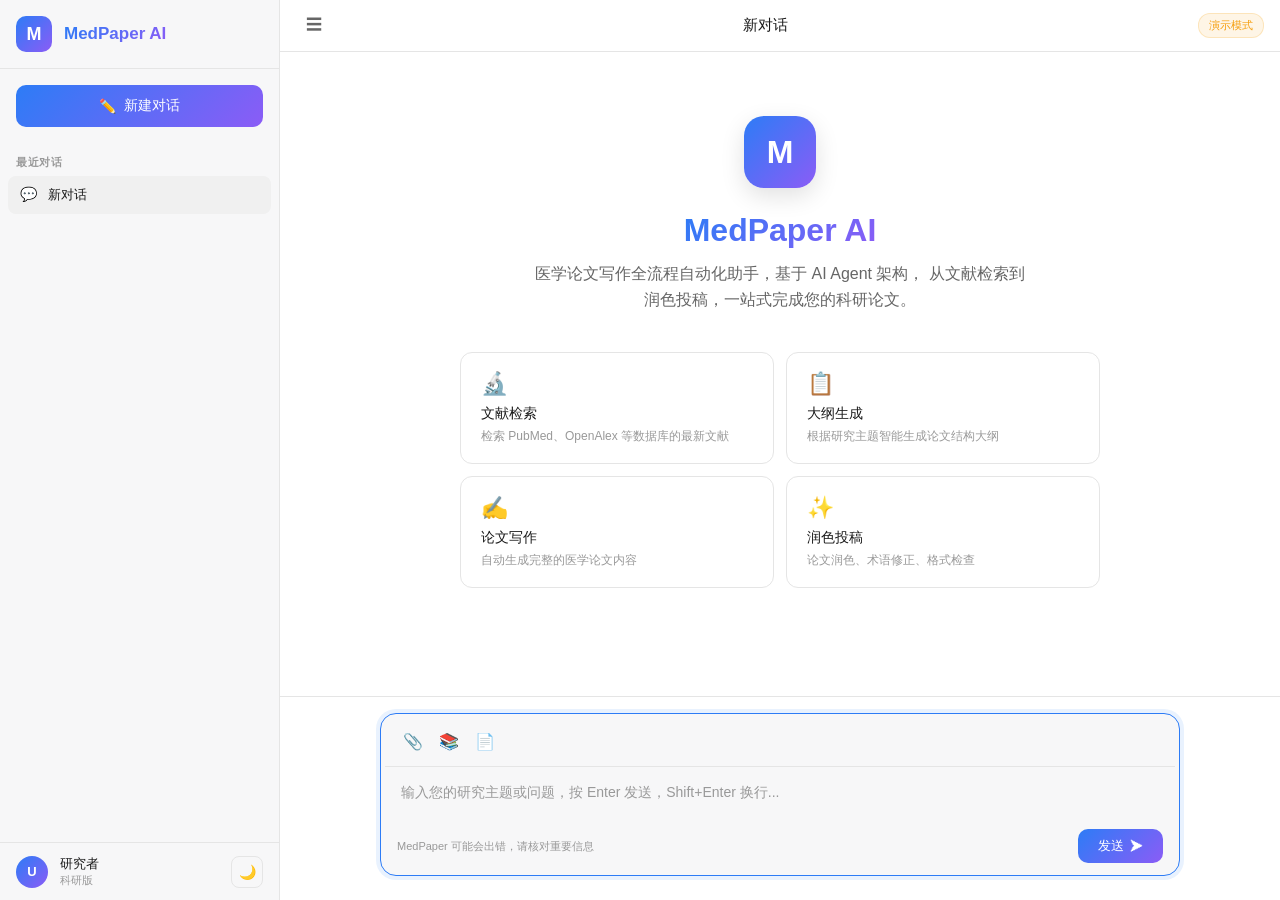
<file: pages/index.html>
<!DOCTYPE html>
<html lang="zh-CN">
<head>
    <meta charset="UTF-8">
    <meta name="viewport" content="width=device-width, initial-scale=1.0">
    <title>MedPaper AI - 医学论文写作全流程自动化</title>
    <style>
        * { margin: 0; padding: 0; box-sizing: border-box; }
        
        :root {
            --bg-primary: #ffffff;
            --bg-secondary: #f7f7f8;
            --bg-tertiary: #f0f0f0;
            --bg-card: #ffffff;
            --bg-hover: #f0f0f0;
            --border-color: #e5e5e5;
            --border-light: #eeeeee;
            --text-primary: #1a1a1a;
            --text-secondary: #666666;
            --text-tertiary: #999999;
            --accent-blue: #2d7cf6;
            --accent-purple: #8b5cf6;
            --accent-green: #10b981;
            --accent-orange: #f59e0b;
            --accent-red: #ef4444;
            --gradient-primary: linear-gradient(135deg, #2d7cf6 0%, #8b5cf6 100%);
            --shadow-sm: 0 1px 2px rgba(0,0,0,0.05);
            --shadow-md: 0 4px 12px rgba(0,0,0,0.08);
            --shadow-lg: 0 8px 24px rgba(0,0,0,0.12);
        }

        [data-theme="dark"] {
            --bg-primary: #0f0f0f;
            --bg-secondary: #171717;
            --bg-tertiary: #1f1f1f;
            --bg-card: #1a1a1a;
            --bg-hover: #262626;
            --border-color: #2a2a2a;
            --border-light: #333333;
            --text-primary: #f5f5f5;
            --text-secondary: #a0a0a0;
            --text-tertiary: #666666;
            --shadow-sm: 0 1px 2px rgba(0,0,0,0.3);
            --shadow-md: 0 4px 12px rgba(0,0,0,0.4);
            --shadow-lg: 0 8px 24px rgba(0,0,0,0.5);
        }

        body {
            font-family: -apple-system, BlinkMacSystemFont, 'Segoe UI', 'PingFang SC', 'Hiragino Sans GB', 'Microsoft YaHei', sans-serif;
            background: var(--bg-primary);
            color: var(--text-primary);
            height: 100vh;
            overflow: hidden;
            display: flex;
            flex-direction: column;
        }

        /* ===== 主布局 ===== */
        .app-container {
            display: flex;
            flex: 1;
            overflow: hidden;
        }

        /* ===== 侧边栏 ===== */
        .sidebar {
            width: 280px;
            background: var(--bg-secondary);
            border-right: 1px solid var(--border-color);
            display: flex;
            flex-direction: column;
            transition: width 0.3s ease;
            flex-shrink: 0;
        }

        .sidebar.collapsed {
            width: 0;
            border-right: none;
            overflow: hidden;
        }

        .sidebar-header {
            padding: 16px;
            display: flex;
            align-items: center;
            gap: 12px;
            border-bottom: 1px solid var(--border-color);
        }

        .logo {
            width: 36px;
            height: 36px;
            background: var(--gradient-primary);
            border-radius: 10px;
            display: flex;
            align-items: center;
            justify-content: center;
            font-size: 18px;
            font-weight: 700;
            color: white;
            flex-shrink: 0;
        }

        .logo-text {
            font-size: 17px;
            font-weight: 600;
            background: var(--gradient-primary);
            -webkit-background-clip: text;
            -webkit-text-fill-color: transparent;
            background-clip: text;
        }

        .new-chat-btn {
            margin: 16px;
            padding: 12px 16px;
            background: var(--gradient-primary);
            color: white;
            border: none;
            border-radius: 10px;
            font-size: 14px;
            font-weight: 500;
            cursor: pointer;
            display: flex;
            align-items: center;
            justify-content: center;
            gap: 8px;
            transition: all 0.2s;
        }

        .new-chat-btn:hover {
            opacity: 0.9;
            transform: translateY(-1px);
            box-shadow: var(--shadow-md);
        }

        .chat-list {
            flex: 1;
            overflow-y: auto;
            padding: 0 8px 16px;
        }

        .chat-group-title {
            font-size: 11px;
            font-weight: 600;
            color: var(--text-tertiary);
            padding: 12px 8px 6px;
            text-transform: uppercase;
            letter-spacing: 0.5px;
        }

        .chat-item {
            display: flex;
            align-items: center;
            gap: 10px;
            padding: 10px 12px;
            border-radius: 8px;
            cursor: pointer;
            transition: all 0.15s;
            margin-bottom: 2px;
        }

        .chat-item:hover {
            background: var(--bg-hover);
        }

        .chat-item.active {
            background: var(--bg-tertiary);
        }

        .chat-item-icon {
            width: 18px;
            height: 18px;
            flex-shrink: 0;
            font-size: 14px;
        }

        .chat-item-title {
            flex: 1;
            font-size: 13px;
            color: var(--text-secondary);
            white-space: nowrap;
            overflow: hidden;
            text-overflow: ellipsis;
        }

        .chat-item.active .chat-item-title {
            color: var(--text-primary);
            font-weight: 500;
        }

        .sidebar-footer {
            padding: 12px 16px;
            border-top: 1px solid var(--border-color);
            display: flex;
            align-items: center;
            gap: 12px;
        }

        .user-avatar {
            width: 32px;
            height: 32px;
            border-radius: 50%;
            background: var(--gradient-primary);
            display: flex;
            align-items: center;
            justify-content: center;
            color: white;
            font-size: 13px;
            font-weight: 600;
            flex-shrink: 0;
        }

        .user-info {
            flex: 1;
            min-width: 0;
        }

        .user-name {
            font-size: 13px;
            font-weight: 500;
            color: var(--text-primary);
        }

        .user-plan {
            font-size: 11px;
            color: var(--text-tertiary);
        }

        .theme-toggle {
            width: 32px;
            height: 32px;
            border-radius: 8px;
            background: transparent;
            border: 1px solid var(--border-color);
            cursor: pointer;
            display: flex;
            align-items: center;
            justify-content: center;
            font-size: 14px;
            color: var(--text-secondary);
            transition: all 0.2s;
        }

        .theme-toggle:hover {
            background: var(--bg-hover);
            color: var(--text-primary);
        }

        /* ===== 主内容区 ===== */
        .main-content {
            flex: 1;
            display: flex;
            flex-direction: column;
            overflow: hidden;
            min-width: 0;
        }

        /* ===== 顶部栏 ===== */
        .top-bar {
            height: 52px;
            border-bottom: 1px solid var(--border-color);
            display: flex;
            align-items: center;
            padding: 0 16px;
            gap: 12px;
            flex-shrink: 0;
        }

        .sidebar-toggle {
            width: 36px;
            height: 36px;
            border-radius: 8px;
            background: transparent;
            border: none;
            cursor: pointer;
            display: flex;
            align-items: center;
            justify-content: center;
            font-size: 16px;
            color: var(--text-secondary);
            transition: all 0.2s;
        }

        .sidebar-toggle:hover {
            background: var(--bg-hover);
            color: var(--text-primary);
        }

        .chat-title {
            flex: 1;
            font-size: 15px;
            font-weight: 500;
            color: var(--text-primary);
            text-align: center;
            white-space: nowrap;
            overflow: hidden;
            text-overflow: ellipsis;
        }

        .top-actions {
            display: flex;
            gap: 8px;
            align-items: center;
        }

        .api-badge {
            padding: 4px 10px;
            border-radius: 12px;
            font-size: 11px;
            cursor: pointer;
            transition: all 0.2s;
        }

        .api-badge.connected {
            background: rgba(16, 185, 129, 0.1);
            color: var(--accent-green);
            border: 1px solid rgba(16, 185, 129, 0.2);
        }

        .api-badge.disconnected {
            background: rgba(245, 158, 11, 0.1);
            color: var(--accent-orange);
            border: 1px solid rgba(245, 158, 11, 0.2);
        }

        /* ===== 聊天区域 ===== */
        .chat-container {
            flex: 1;
            overflow-y: auto;
            padding: 24px 0;
        }

        .chat-messages {
            max-width: 800px;
            margin: 0 auto;
            padding: 0 24px;
            display: flex;
            flex-direction: column;
            gap: 24px;
        }

        /* 欢迎界面 */
        .welcome-screen {
            display: flex;
            flex-direction: column;
            align-items: center;
            justify-content: center;
            min-height: 60vh;
            text-align: center;
            padding: 40px 20px;
        }

        .welcome-logo {
            width: 72px;
            height: 72px;
            background: var(--gradient-primary);
            border-radius: 20px;
            display: flex;
            align-items: center;
            justify-content: center;
            font-size: 32px;
            font-weight: 700;
            color: white;
            margin-bottom: 24px;
            box-shadow: var(--shadow-lg);
        }

        .welcome-title {
            font-size: 32px;
            font-weight: 600;
            margin-bottom: 12px;
            background: var(--gradient-primary);
            -webkit-background-clip: text;
            -webkit-text-fill-color: transparent;
            background-clip: text;
        }

        .welcome-subtitle {
            font-size: 16px;
            color: var(--text-secondary);
            margin-bottom: 40px;
            max-width: 500px;
            line-height: 1.6;
        }

        .quick-prompts {
            display: grid;
            grid-template-columns: repeat(2, 1fr);
            gap: 12px;
            max-width: 640px;
            width: 100%;
            margin-bottom: 32px;
        }

        .quick-prompt-card {
            padding: 18px 20px;
            background: var(--bg-card);
            border: 1px solid var(--border-color);
            border-radius: 12px;
            cursor: pointer;
            transition: all 0.2s;
            text-align: left;
        }

        .quick-prompt-card:hover {
            border-color: var(--accent-blue);
            transform: translateY(-2px);
            box-shadow: var(--shadow-md);
        }

        .quick-prompt-icon {
            font-size: 22px;
            margin-bottom: 8px;
        }

        .quick-prompt-title {
            font-size: 14px;
            font-weight: 500;
            margin-bottom: 4px;
            color: var(--text-primary);
        }

        .quick-prompt-desc {
            font-size: 12px;
            color: var(--text-tertiary);
            line-height: 1.5;
        }

        /* 消息气泡 */
        .message {
            display: flex;
            gap: 16px;
            animation: messageFadeIn 0.3s ease;
        }

        @keyframes messageFadeIn {
            from {
                opacity: 0;
                transform: translateY(10px);
            }
            to {
                opacity: 1;
                transform: translateY(0);
            }
        }

        .message.user {
            flex-direction: row-reverse;
        }

        .message-avatar {
            width: 36px;
            height: 36px;
            border-radius: 10px;
            flex-shrink: 0;
            display: flex;
            align-items: center;
            justify-content: center;
            font-size: 16px;
            font-weight: 600;
        }

        .message.assistant .message-avatar {
            background: var(--gradient-primary);
            color: white;
        }

        .message.user .message-avatar {
            background: var(--bg-tertiary);
            color: var(--text-primary);
        }

        .message-content {
            max-width: calc(100% - 100px);
            display: flex;
            flex-direction: column;
            gap: 8px;
        }

        .message.user .message-content {
            align-items: flex-end;
        }

        .message-bubble {
            padding: 14px 18px;
            border-radius: 16px;
            line-height: 1.7;
            font-size: 14px;
            word-wrap: break-word;
            white-space: pre-wrap;
        }

        .message.assistant .message-bubble {
            background: var(--bg-secondary);
            border: 1px solid var(--border-color);
            border-top-left-radius: 4px;
        }

        .message.user .message-bubble {
            background: var(--accent-blue);
            color: white;
            border-top-right-radius: 4px;
        }

        .message-bubble p {
            margin-bottom: 10px;
        }

        .message-bubble p:last-child {
            margin-bottom: 0;
        }

        .message-bubble ul, .message-bubble ol {
            margin: 8px 0 8px 20px;
        }

        .message-bubble li {
            margin-bottom: 4px;
        }

        .message-bubble strong {
            font-weight: 600;
        }

        .message-meta {
            font-size: 11px;
            color: var(--text-tertiary);
            display: flex;
            gap: 12px;
        }

        .message.user .message-meta {
            justify-content: flex-end;
        }

        /* 思考过程 */
        .thinking-block {
            background: var(--bg-tertiary);
            border: 1px solid var(--border-color);
            border-radius: 12px;
            padding: 12px 16px;
            margin-top: 8px;
            font-size: 13px;
            color: var(--text-secondary);
        }

        .thinking-header {
            display: flex;
            align-items: center;
            gap: 8px;
            margin-bottom: 8px;
            font-weight: 500;
            color: var(--text-primary);
        }

        .thinking-dots {
            display: inline-flex;
            gap: 4px;
        }

        .thinking-dots span {
            width: 6px;
            height: 6px;
            border-radius: 50%;
            background: var(--text-tertiary);
            animation: dotPulse 1.4s infinite;
        }

        .thinking-dots span:nth-child(2) {
            animation-delay: 0.2s;
        }

        .thinking-dots span:nth-child(3) {
            animation-delay: 0.4s;
        }

        @keyframes dotPulse {
            0%, 80%, 100% {
                transform: scale(0.8);
                opacity: 0.5;
            }
            40% {
                transform: scale(1);
                opacity: 1;
            }
        }

        /* 步骤进度 */
        .step-progress {
            display: flex;
            align-items: center;
            gap: 8px;
            padding: 8px 0;
            flex-wrap: wrap;
        }

        .step-chip {
            display: flex;
            align-items: center;
            gap: 6px;
            padding: 6px 12px;
            background: var(--bg-tertiary);
            border: 1px solid var(--border-color);
            border-radius: 20px;
            font-size: 12px;
            color: var(--text-secondary);
        }

        .step-chip.active {
            background: rgba(45, 124, 246, 0.1);
            border-color: var(--accent-blue);
            color: var(--accent-blue);
        }

        .step-chip.done {
            background: rgba(16, 185, 129, 0.1);
            border-color: var(--accent-green);
            color: var(--accent-green);
        }

        .step-chip-icon {
            font-size: 12px;
        }

        /* 代码块/文献卡片 */
        .literature-card {
            background: var(--bg-card);
            border: 1px solid var(--border-color);
            border-radius: 10px;
            padding: 14px 16px;
            margin: 8px 0;
        }

        .literature-title {
            font-size: 14px;
            font-weight: 500;
            color: var(--text-primary);
            margin-bottom: 6px;
        }

        .literature-meta {
            font-size: 12px;
            color: var(--text-tertiary);
            margin-bottom: 8px;
        }

        .literature-abstract {
            font-size: 13px;
            color: var(--text-secondary);
            line-height: 1.6;
            display: -webkit-box;
            -webkit-line-clamp: 3;
            -webkit-box-orient: vertical;
            overflow: hidden;
        }

        .literature-source {
            display: inline-block;
            padding: 2px 8px;
            background: rgba(45, 124, 246, 0.1);
            color: var(--accent-blue);
            border-radius: 4px;
            font-size: 11px;
            margin-top: 8px;
        }

        /* ===== 输入区域 ===== */
        .input-area {
            padding: 16px 24px 24px;
            border-top: 1px solid var(--border-color);
            background: var(--bg-primary);
            flex-shrink: 0;
        }

        .input-wrapper {
            max-width: 800px;
            margin: 0 auto;
        }

        .input-container {
            background: var(--bg-secondary);
            border: 1px solid var(--border-color);
            border-radius: 16px;
            padding: 4px;
            transition: all 0.2s;
        }

        .input-container:focus-within {
            border-color: var(--accent-blue);
            box-shadow: 0 0 0 4px rgba(45, 124, 246, 0.1);
        }

        .input-toolbar {
            display: flex;
            align-items: center;
            gap: 4px;
            padding: 8px 12px;
            border-bottom: 1px solid var(--border-color);
        }

        .tool-btn {
            width: 32px;
            height: 32px;
            border-radius: 8px;
            background: transparent;
            border: none;
            cursor: pointer;
            display: flex;
            align-items: center;
            justify-content: center;
            font-size: 16px;
            color: var(--text-tertiary);
            transition: all 0.15s;
        }

        .tool-btn:hover {
            background: var(--bg-hover);
            color: var(--text-primary);
        }

        .input-textarea {
            width: 100%;
            padding: 14px 16px;
            background: transparent;
            border: none;
            outline: none;
            resize: none;
            font-size: 14px;
            line-height: 1.6;
            color: var(--text-primary);
            font-family: inherit;
            max-height: 200px;
            min-height: 48px;
        }

        .input-textarea::placeholder {
            color: var(--text-tertiary);
        }

        .input-footer {
            display: flex;
            align-items: center;
            justify-content: space-between;
            padding: 8px 12px;
        }

        .input-hint {
            font-size: 11px;
            color: var(--text-tertiary);
        }

        .send-btn {
            padding: 8px 20px;
            background: var(--gradient-primary);
            color: white;
            border: none;
            border-radius: 10px;
            font-size: 13px;
            font-weight: 500;
            cursor: pointer;
            display: flex;
            align-items: center;
            gap: 6px;
            transition: all 0.2s;
        }

        .send-btn:hover:not(:disabled) {
            opacity: 0.9;
            transform: translateY(-1px);
        }

        .send-btn:disabled {
            opacity: 0.5;
            cursor: not-allowed;
        }

        /* ===== 模态框 ===== */
        .modal-overlay {
            position: fixed;
            top: 0;
            left: 0;
            right: 0;
            bottom: 0;
            background: rgba(0, 0, 0, 0.5);
            display: none;
            align-items: center;
            justify-content: center;
            z-index: 1000;
            backdrop-filter: blur(4px);
        }

        .modal-overlay.active {
            display: flex;
        }

        .modal {
            background: var(--bg-card);
            border-radius: 16px;
            padding: 24px;
            width: 90%;
            max-width: 440px;
            box-shadow: var(--shadow-lg);
            animation: modalFadeIn 0.2s ease;
        }

        @keyframes modalFadeIn {
            from {
                opacity: 0;
                transform: scale(0.95);
            }
            to {
                opacity: 1;
                transform: scale(1);
            }
        }

        .modal-title {
            font-size: 18px;
            font-weight: 600;
            margin-bottom: 4px;
        }

        .modal-desc {
            font-size: 13px;
            color: var(--text-secondary);
            margin-bottom: 20px;
        }

        .form-group {
            margin-bottom: 16px;
        }

        .form-label {
            display: block;
            font-size: 13px;
            font-weight: 500;
            color: var(--text-secondary);
            margin-bottom: 8px;
        }

        .form-input {
            width: 100%;
            padding: 10px 14px;
            background: var(--bg-secondary);
            border: 1px solid var(--border-color);
            border-radius: 10px;
            color: var(--text-primary);
            font-size: 14px;
            font-family: inherit;
            transition: all 0.2s;
        }

        .form-input:focus {
            outline: none;
            border-color: var(--accent-blue);
            box-shadow: 0 0 0 3px rgba(45, 124, 246, 0.1);
        }

        .modal-actions {
            display: flex;
            gap: 12px;
            margin-top: 24px;
        }

        .btn {
            flex: 1;
            padding: 10px 16px;
            border-radius: 10px;
            font-size: 14px;
            cursor: pointer;
            border: 1px solid var(--border-color);
            background: var(--bg-secondary);
            color: var(--text-primary);
            transition: all 0.15s;
        }

        .btn:hover {
            background: var(--bg-hover);
        }

        .btn-primary {
            background: var(--gradient-primary);
            border: none;
            color: white;
        }

        .btn-primary:hover {
            opacity: 0.9;
        }

        /* ===== 滚动条 ===== */
        ::-webkit-scrollbar {
            width: 6px;
            height: 6px;
        }

        ::-webkit-scrollbar-track {
            background: transparent;
        }

        ::-webkit-scrollbar-thumb {
            background: var(--border-color);
            border-radius: 3px;
        }

        ::-webkit-scrollbar-thumb:hover {
            background: var(--text-tertiary);
        }

        /* ===== 响应式 ===== */
        @media (max-width: 768px) {
            .sidebar {
                position: absolute;
                z-index: 100;
                height: 100%;
            }

            .quick-prompts {
                grid-template-columns: 1fr;
            }

            .chat-messages {
                padding: 0 16px;
            }

            .input-area {
                padding: 12px 16px 16px;
            }

            .message-content {
                max-width: calc(100% - 60px);
            }
        }
    </style>
</head>
<body>
    <div class="app-container">
        <!-- 侧边栏 -->
        <aside class="sidebar" id="sidebar">
            <div class="sidebar-header">
                <div class="logo">M</div>
                <span class="logo-text">MedPaper AI</span>
            </div>
            
            <button class="new-chat-btn" onclick="newChat()">
                <span>✏️</span>
                <span>新建对话</span>
            </button>
            
            <div class="chat-list" id="chatList">
                <div class="chat-group-title">最近对话</div>
                <div id="chatListItems"></div>
            </div>
            
            <div class="sidebar-footer">
                <div class="user-avatar">U</div>
                <div class="user-info">
                    <div class="user-name">研究者</div>
                    <div class="user-plan">科研版</div>
                </div>
                <button class="theme-toggle" onclick="toggleTheme()" title="切换主题">🌙</button>
            </div>
        </aside>

        <!-- 主内容区 -->
        <main class="main-content">
            <!-- 顶部栏 -->
            <header class="top-bar">
                <button class="sidebar-toggle" onclick="toggleSidebar()" title="切换侧边栏">☰</button>
                <div class="chat-title" id="chatTitle">医学论文写作助手</div>
                <div class="top-actions">
                    <span class="api-badge disconnected" id="apiBadge" onclick="openApiModal()" title="点击配置后端地址">演示模式</span>
                </div>
            </header>

            <!-- 聊天区域 -->
            <div class="chat-container" id="chatContainer">
                <div class="chat-messages" id="chatMessages">
                    <!-- 欢迎界面 -->
                    <div class="welcome-screen" id="welcomeScreen">
                        <div class="welcome-logo">M</div>
                        <h1 class="welcome-title">MedPaper AI</h1>
                        <p class="welcome-subtitle">
                            医学论文写作全流程自动化助手，基于 AI Agent 架构，
                            从文献检索到润色投稿，一站式完成您的科研论文。
                        </p>
                        
                        <div class="quick-prompts">
                            <div class="quick-prompt-card" onclick="sendQuickPrompt('帮我检索一下「依达拉奉联合丁苯酞治疗急性脑梗死」的最新研究进展')">
                                <div class="quick-prompt-icon">🔬</div>
                                <div class="quick-prompt-title">文献检索</div>
                                <div class="quick-prompt-desc">检索 PubMed、OpenAlex 等数据库的最新文献</div>
                            </div>
                            <div class="quick-prompt-card" onclick="sendQuickPrompt('帮我生成一篇关于「糖尿病治疗新进展」的论文大纲')">
                                <div class="quick-prompt-icon">📋</div>
                                <div class="quick-prompt-title">大纲生成</div>
                                <div class="quick-prompt-desc">根据研究主题智能生成论文结构大纲</div>
                            </div>
                            <div class="quick-prompt-card" onclick="sendQuickPrompt('帮我写一篇「肺癌靶向治疗」的综述论文，3000字左右')">
                                <div class="quick-prompt-icon">✍️</div>
                                <div class="quick-prompt-title">论文写作</div>
                                <div class="quick-prompt-desc">自动生成完整的医学论文内容</div>
                            </div>
                            <div class="quick-prompt-card" onclick="sendQuickPrompt('帮我润色这篇论文并检查投稿格式')">
                                <div class="quick-prompt-icon">✨</div>
                                <div class="quick-prompt-title">润色投稿</div>
                                <div class="quick-prompt-desc">论文润色、术语修正、格式检查</div>
                            </div>
                        </div>
                    </div>
                </div>
            </div>

            <!-- 输入区域 -->
            <div class="input-area">
                <div class="input-wrapper">
                    <div class="input-container">
                        <div class="input-toolbar">
                            <button class="tool-btn" title="上传文件">📎</button>
                            <button class="tool-btn" title="插入文献">📚</button>
                            <button class="tool-btn" title="模板">📄</button>
                        </div>
                        <textarea 
                            class="input-textarea" 
                            id="messageInput" 
                            placeholder="输入您的研究主题或问题，按 Enter 发送，Shift+Enter 换行..."
                            rows="1"
                            onkeydown="handleKeyDown(event)"
                            oninput="autoResize(this)"
                        ></textarea>
                        <div class="input-footer">
                            <span class="input-hint">MedPaper 可能会出错，请核对重要信息</span>
                            <button class="send-btn" id="sendBtn" onclick="sendMessage()">
                                <span>发送</span>
                                <span>➤</span>
                            </button>
                        </div>
                    </div>
                </div>
            </div>
        </main>
    </div>

    <!-- API 配置模态框 -->
    <div class="modal-overlay" id="apiModal">
        <div class="modal">
            <h2 class="modal-title">后端 API 配置</h2>
            <p class="modal-desc">配置后端 API 地址以启用完整功能</p>
            
            <div class="form-group">
                <label class="form-label">API 地址</label>
                <input 
                    type="text" 
                    class="form-input" 
                    id="apiUrlInput" 
                    placeholder="http://localhost:8000"
                >
            </div>
            
            <div class="modal-actions">
                <button class="btn" onclick="closeApiModal()">取消</button>
                <button class="btn btn-primary" onclick="saveApiConfig()">保存</button>
            </div>
        </div>
    </div>

    <script>
        // 状态管理
        let currentChatId = null;
        let chatHistory = {};
        let chatList = [];
        let isGenerating = false;
        let apiAvailable = false;
        let currentTheme = 'light';

        // API 配置
        function getApiBase() {
            const params = new URLSearchParams(window.location.search);
            const urlApi = params.get('api');
            if (urlApi) {
                localStorage.setItem('api_base', urlApi);
                return urlApi.replace(/\/$/, '') + '/api';
            }
            const savedApi = localStorage.getItem('api_base');
            if (savedApi) {
                return savedApi.replace(/\/$/, '') + '/api';
            }
            if (window.location.hostname === 'localhost' || window.location.protocol === 'file:') {
                return 'http://localhost:8000/api';
            }
            return 'https://medpaper-api-5qb3.onrender.com/api';
        }

        let API_BASE = getApiBase();

        // 初始化
        document.addEventListener('DOMContentLoaded', function() {
            initTheme();
            loadChatList();
            checkApi();
            newChat();
        });

        // 主题管理
        function initTheme() {
            const savedTheme = localStorage.getItem('theme') || 'light';
            currentTheme = savedTheme;
            applyTheme(savedTheme);
        }

        function toggleTheme() {
            currentTheme = currentTheme === 'light' ? 'dark' : 'light';
            localStorage.setItem('theme', currentTheme);
            applyTheme(currentTheme);
        }

        function applyTheme(theme) {
            document.documentElement.setAttribute('data-theme', theme);
            const btn = document.querySelector('.theme-toggle');
            if (btn) {
                btn.textContent = theme === 'light' ? '🌙' : '☀️';
            }
        }

        // 侧边栏切换
        function toggleSidebar() {
            const sidebar = document.getElementById('sidebar');
            sidebar.classList.toggle('collapsed');
        }

        // API 检查
        async function checkApi() {
            try {
                const resp = await fetch(API_BASE + '/health', { signal: AbortSignal.timeout(3000) });
                apiAvailable = resp.ok;
            } catch(e) {
                apiAvailable = false;
            }
            updateApiBadge();
            return apiAvailable;
        }

        function updateApiBadge() {
            const badge = document.getElementById('apiBadge');
            if (apiAvailable) {
                badge.className = 'api-badge connected';
                badge.textContent = '已连接';
                badge.title = API_BASE;
            } else {
                badge.className = 'api-badge disconnected';
                badge.textContent = '演示模式';
                badge.title = '点击配置后端地址';
            }
        }

        function openApiModal() {
            document.getElementById('apiUrlInput').value = API_BASE.replace(/\/api\/?$/, '');
            document.getElementById('apiModal').classList.add('active');
        }

        function closeApiModal() {
            document.getElementById('apiModal').classList.remove('active');
        }

        function saveApiConfig() {
            const url = document.getElementById('apiUrlInput').value.trim();
            if (url) {
                API_BASE = url.replace(/\/$/, '') + '/api';
                localStorage.setItem('api_base', url);
                checkApi();
            }
            closeApiModal();
        }

        // 聊天列表管理
        function loadChatList() {
            const saved = localStorage.getItem('chat_list');
            if (saved) {
                chatList = JSON.parse(saved);
            }
            const history = localStorage.getItem('chat_history');
            if (history) {
                chatHistory = JSON.parse(history);
            }
            renderChatList();
        }

        function saveChatList() {
            localStorage.setItem('chat_list', JSON.stringify(chatList));
            localStorage.setItem('chat_history', JSON.stringify(chatHistory));
        }

        function renderChatList() {
            const container = document.getElementById('chatListItems');
            if (chatList.length === 0) {
                container.innerHTML = '<div style="padding: 12px 8px; font-size: 12px; color: var(--text-tertiary);">暂无对话</div>';
                return;
            }
            container.innerHTML = chatList.map(chat => `
                <div class="chat-item ${chat.id === currentChatId ? 'active' : ''}" onclick="switchChat('${chat.id}')">
                    <span class="chat-item-icon">💬</span>
                    <span class="chat-item-title">${escapeHtml(chat.title)}</span>
                </div>
            `).join('');
        }

        function newChat() {
            const id = 'chat_' + Date.now();
            currentChatId = id;
            chatHistory[id] = [];
            chatList.unshift({ id, title: '新对话', time: Date.now() });
            saveChatList();
            renderChatList();
            renderMessages();
            document.getElementById('chatTitle').textContent = '新对话';
            const welcomeScreen = document.getElementById('welcomeScreen');
            if (welcomeScreen) welcomeScreen.style.display = 'flex';
            document.getElementById('messageInput').focus();
        }

        function switchChat(id) {
            currentChatId = id;
            const chat = chatList.find(c => c.id === id);
            if (chat) {
                document.getElementById('chatTitle').textContent = chat.title;
            }
            renderChatList();
            renderMessages();
        }

        function updateChatTitle(firstMessage) {
            if (!currentChatId) return;
            const chat = chatList.find(c => c.id === currentChatId);
            if (chat && chat.title === '新对话') {
                chat.title = firstMessage.substring(0, 20) + (firstMessage.length > 20 ? '...' : '');
                document.getElementById('chatTitle').textContent = chat.title;
                saveChatList();
                renderChatList();
            }
        }

        // 消息渲染
        function renderMessages() {
            const messages = chatHistory[currentChatId] || [];
            const container = document.getElementById('chatMessages');
            const welcomeScreen = document.getElementById('welcomeScreen');

            if (messages.length === 0) {
                if (welcomeScreen) welcomeScreen.style.display = 'flex';
                const messageNodes = container.querySelectorAll('.message');
                messageNodes.forEach(node => node.remove());
                return;
            }

            if (welcomeScreen) welcomeScreen.style.display = 'none';
            
            const messageNodes = container.querySelectorAll('.message');
            messageNodes.forEach(node => node.remove());
            
            let html = '';
            messages.forEach(msg => {
                html += renderMessage(msg);
            });
            container.insertAdjacentHTML('beforeend', html);
            scrollToBottom();
        }

        function renderMessage(msg) {
            const isUser = msg.role === 'user';
            const avatar = isUser ? 'U' : 'M';
            const time = new Date(msg.time || Date.now()).toLocaleTimeString('zh-CN', { hour: '2-digit', minute: '2-digit' });
            
            let contentHtml = '';
            if (msg.steps) {
                contentHtml += renderStepProgress(msg.steps);
            }
            if (msg.content) {
                contentHtml += formatMessageContent(msg.content);
            }
            if (msg.thinking) {
                contentHtml += renderThinkingBlock(msg.thinking);
            }
            if (msg.literature) {
                contentHtml += renderLiteratureCards(msg.literature);
            }

            return `
                <div class="message ${msg.role}">
                    <div class="message-avatar">${avatar}</div>
                    <div class="message-content">
                        <div class="message-bubble">${contentHtml}</div>
                        <div class="message-meta">
                            <span>${time}</span>
                        </div>
                    </div>
                </div>
            `;
        }

        function renderStepProgress(steps) {
            return `
                <div class="step-progress">
                    ${steps.map(step => `
                        <span class="step-chip ${step.status}">
                            <span class="step-chip-icon">${step.status === 'done' ? '✓' : step.status === 'active' ? '◐' : '○'}</span>
                            <span>${step.label}</span>
                        </span>
                    `).join('')}
                </div>
            `;
        }

        function renderThinkingBlock(thinking) {
            return `
                <div class="thinking-block">
                    <div class="thinking-header">
                        <span>💭</span>
                        <span>思考过程</span>
                        <div class="thinking-dots">
                            <span></span><span></span><span></span>
                        </div>
                    </div>
                    <div>${escapeHtml(thinking)}</div>
                </div>
            `;
        }

        function renderLiteratureCards(papers) {
            if (!papers || papers.length === 0) return '';
            return papers.slice(0, 5).map(paper => `
                <div class="literature-card">
                    <div class="literature-title">${escapeHtml(paper.title || '无标题')}</div>
                    <div class="literature-meta">
                        ${paper.authors ? paper.authors.join(', ') + ' · ' : ''}
                        ${paper.year || ''}
                    </div>
                    ${paper.abstract ? `<div class="literature-abstract">${escapeHtml(paper.abstract)}</div>` : ''}
                    ${paper.source ? `<span class="literature-source">${escapeHtml(paper.source)}</span>` : ''}
                </div>
            `).join('');
        }

        function formatMessageContent(text) {
            if (!text) return '';
            let html = escapeHtml(text);
            html = html.replace(/\n/g, '<br>');
            html = html.replace(/\*\*(.*?)\*\*/g, '<strong>$1</strong>');
            return html;
        }

        function escapeHtml(text) {
            const div = document.createElement('div');
            div.textContent = text;
            return div.innerHTML;
        }

        function scrollToBottom() {
            const container = document.getElementById('chatContainer');
            container.scrollTop = container.scrollHeight;
        }

        // 快捷提示
        function sendQuickPrompt(text) {
            document.getElementById('messageInput').value = text;
            sendMessage();
        }

        // 发送消息
        async function sendMessage() {
            const input = document.getElementById('messageInput');
            const text = input.value.trim();
            
            if (!text || isGenerating) return;

            const welcomeScreen = document.getElementById('welcomeScreen');
            if (welcomeScreen) welcomeScreen.style.display = 'none';

            addMessage('user', text);
            updateChatTitle(text);
            
            input.value = '';
            autoResize(input);

            isGenerating = true;
            document.getElementById('sendBtn').disabled = true;

            showTypingIndicator();

            try {
                await generateResponse(text);
            } catch (e) {
                addMessage('assistant', '抱歉，处理您的请求时出现了错误：' + e.message);
            }

            isGenerating = false;
            document.getElementById('sendBtn').disabled = false;
            removeTypingIndicator();
        }

        function addMessage(role, content, options = {}) {
            if (!currentChatId) return;
            const msg = {
                role,
                content,
                time: Date.now(),
                ...options
            };
            if (!chatHistory[currentChatId]) {
                chatHistory[currentChatId] = [];
            }
            chatHistory[currentChatId].push(msg);
            saveChatList();
            renderMessages();
            return msg;
        }

        function updateLastMessage(updates) {
            if (!currentChatId) return;
            const messages = chatHistory[currentChatId];
            if (messages.length === 0) return;
            const last = messages[messages.length - 1];
            Object.assign(last, updates);
            saveChatList();
            renderMessages();
        }

        function showTypingIndicator() {
            const container = document.getElementById('chatMessages');
            const indicator = document.createElement('div');
            indicator.id = 'typingIndicator';
            indicator.className = 'message assistant';
            indicator.innerHTML = `
                <div class="message-avatar">M</div>
                <div class="message-content">
                    <div class="message-bubble">
                        <div class="thinking-dots">
                            <span></span><span></span><span></span>
                        </div>
                    </div>
                </div>
            `;
            container.appendChild(indicator);
            scrollToBottom();
        }

        function removeTypingIndicator() {
            const indicator = document.getElementById('typingIndicator');
            if (indicator) indicator.remove();
        }

        // 生成响应
        async function generateResponse(userMessage) {
            const msg = addMessage('assistant', '', {
                steps: [
                    { label: '理解需求', status: 'active' },
                    { label: '处理中', status: 'pending' },
                    { label: '生成结果', status: 'pending' }
                ]
            });

            await sleep(500);
            updateLastStep(0, 'done');
            updateLastStep(1, 'active');

            let literature = [];
            let responseText = '';
            let steps = [];

            if (apiAvailable) {
                try {
                    const chatResult = await apiChat(userMessage);
                    responseText = chatResult.message || '';
                    literature = chatResult.literature || [];
                    steps = chatResult.steps || [];
                    
                    if (steps.length > 0) {
                        updateLastMessage({ steps: steps });
                    }
                    
                    updateLastStep(1, 'done');
                    updateLastStep(2, 'active');
                    await sleep(300);
                    
                } catch (e) {
                    console.error('API调用失败:', e);
                    responseText = getDemoResponse(userMessage);
                    literature = getDemoLiterature();
                }
            } else {
                await sleep(1000);
                updateLastStep(1, 'done');
                updateLastStep(2, 'active');
                await sleep(600);
                
                responseText = getDemoResponse(userMessage);
                literature = getDemoLiterature();
            }

            updateLastStep(2, 'done');
            updateLastMessage({
                content: responseText,
                literature: literature
            });
        }

        function updateLastStep(index, status) {
            if (!currentChatId) return;
            const messages = chatHistory[currentChatId];
            if (messages.length === 0) return;
            const last = messages[messages.length - 1];
            if (last.steps && last.steps[index]) {
                last.steps[index].status = status;
                saveChatList();
                renderMessages();
            }
        }

        // API 调用
        async function apiChat(message) {
            const resp = await fetch(API_BASE + '/chat', {
                method: 'POST',
                headers: { 'Content-Type': 'application/json' },
                body: JSON.stringify({
                    session_id: currentChatId || '',
                    message: message,
                    stream: false
                })
            });
            
            if (!resp.ok) {
                throw new Error('API请求失败');
            }
            
            const data = await resp.json();
            if (!data.success) {
                throw new Error(data.message || '请求失败');
            }
            
            if (data.data.session_id) {
                currentChatId = data.data.session_id;
            }
            
            return data.data;
        }

        function buildResponseFromSearch(query, result) {
            const papers = result.papers || [];
            const gaps = result.gaps || [];
            
            let response = `根据您的研究主题「${query}」，我已完成文献检索和分析。\n\n`;
            
            response += `**📚 检索结果概览**\n`;
            response += `共检索到 ${papers.length} 篇相关文献，识别到 ${gaps.length} 个潜在研究空白。\n\n`;
            
            if (gaps.length > 0) {
                response += `**💡 研究空白识别**\n`;
                gaps.forEach((gap, i) => {
                    response += `${i + 1}. ${gap.gap_description || gap.description || '研究空白'}\n`;
                    if (gap.research_direction) {
                        response += `   建议方向：${gap.research_direction}\n`;
                    }
                    response += `\n`;
                });
            }
            
            response += `**🔬 下一步建议**\n`;
            response += `1. 查看下方文献详情，了解当前研究现状\n`;
            response += `2. 基于研究空白确定您的创新点\n`;
            response += `3. 需要我帮您生成论文大纲吗？直接告诉我即可\n`;
            
            return response;
        }

        // 演示数据
        function getDemoResponse(query) {
            return `根据您的研究主题「${query}」，我已完成文献检索和分析（演示模式）。\n\n` +
                `**📚 检索结果概览**\n` +
                `共检索到 8 篇相关文献，识别到 3 个潜在研究空白。\n\n` +
                `**💡 研究空白识别**\n` +
                `1. 联合用药的长期预后数据不足\n` +
                `   建议方向：开展多中心、大样本的长期随访研究\n\n` +
                `2. 不同亚型患者的疗效差异不明确\n` +
                `   建议方向：进行亚组分析，探索精准治疗方案\n\n` +
                `3. 药物经济学研究较少\n` +
                `   建议方向：增加成本-效果分析，为临床决策提供依据\n\n` +
                `**🔬 下一步建议**\n` +
                `1. 查看下方文献详情，了解当前研究现状\n` +
                `2. 基于研究空白确定您的创新点\n` +
                `3. 需要我帮您生成论文大纲吗？直接告诉我即可`;
        }

        function getDemoLiterature() {
            return [
                {
                    title: "依达拉奉联合丁苯酞治疗急性脑梗死的临床疗效观察",
                    authors: ["张伟", "李明", "王芳"],
                    year: 2024,
                    abstract: "目的 观察依达拉奉联合丁苯酞治疗急性脑梗死的临床疗效及安全性。方法 选取2022年1月至2023年12月我院收治的急性脑梗死患者120例，随机分为对照组和观察组，每组60例。对照组给予常规治疗+依达拉奉，观察组在对照组基础上加用丁苯酞。比较两组临床疗效、神经功能缺损评分...",
                    source: "演示数据"
                },
                {
                    title: "丁苯酞注射液对急性缺血性脑卒中患者神经功能的影响",
                    authors: ["Chen Y", "Liu H", "Zhang Q"],
                    year: 2023,
                    abstract: "Background and purpose: Butylphthalide has been shown to have neuroprotective effects in ischemic stroke. This study aimed to evaluate the efficacy and safety of butylphthalide injection in patients with acute ischemic stroke...",
                    source: "PubMed"
                },
                {
                    title: "依达拉奉的药理作用及临床应用进展",
                    authors: ["王丽", "赵刚"],
                    year: 2023,
                    abstract: "依达拉奉是一种新型自由基清除剂，具有抗氧化、抗炎、抗凋亡等多种药理作用。近年来，依达拉奉在急性脑梗死、脑出血、肌萎缩侧索硬化等神经系统疾病中的应用越来越广泛。本文就依达拉奉的药理作用机制及临床应用进展进行综述...",
                    source: "演示数据"
                }
            ];
        }

        function sleep(ms) {
            return new Promise(resolve => setTimeout(resolve, ms));
        }

        // 输入处理
        function handleKeyDown(event) {
            if (event.key === 'Enter' && !event.shiftKey) {
                event.preventDefault();
                sendMessage();
            }
        }

        function autoResize(textarea) {
            textarea.style.height = 'auto';
            textarea.style.height = Math.min(textarea.scrollHeight, 200) + 'px';
        }
    </script>
</body>
</html>
</file>
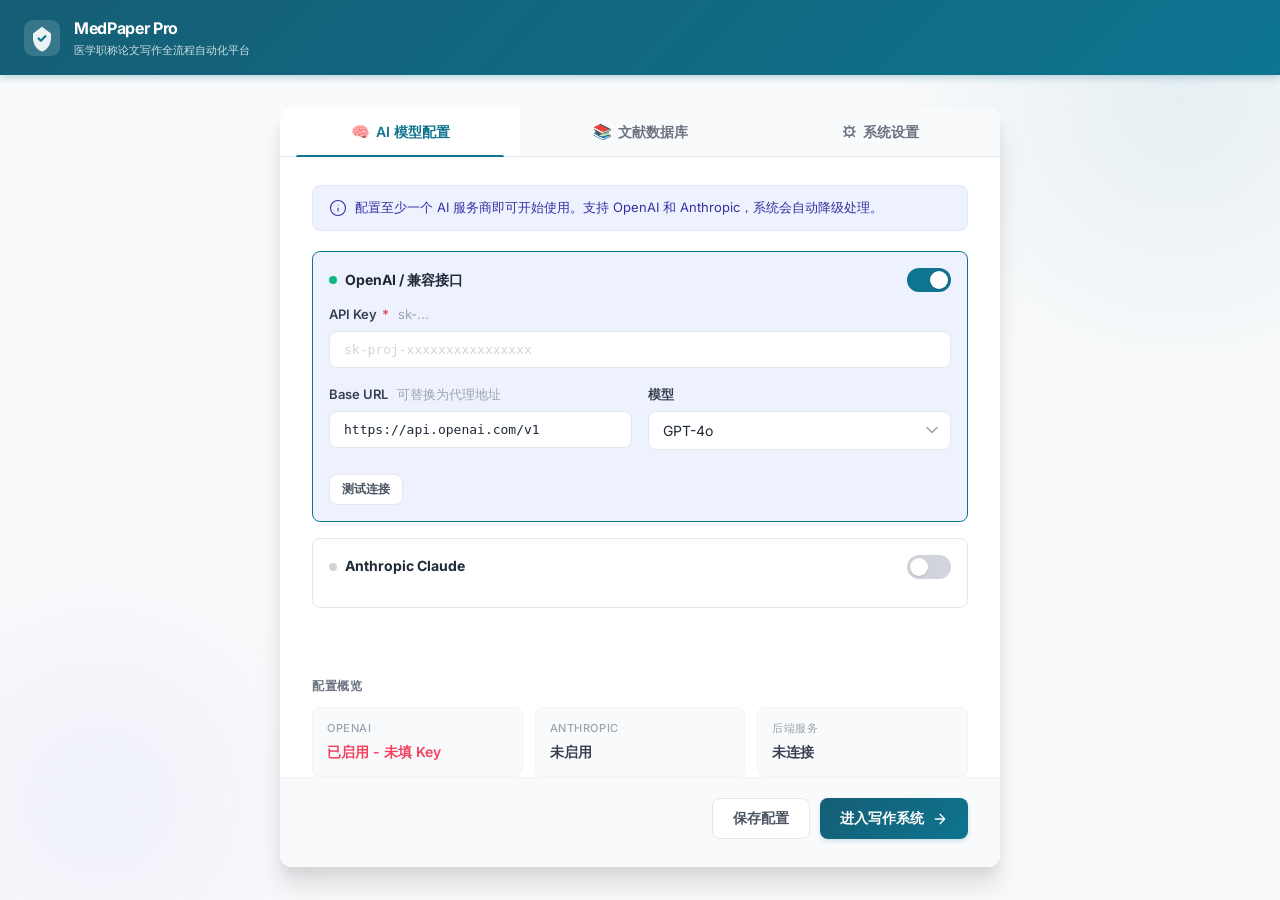
<file: pages/login.html>
<!DOCTYPE html>
<html lang="zh-CN" class="light">
<head>
    <meta charset="UTF-8">
    <meta name="viewport" content="width=device-width, initial-scale=1.0">
    <title>MedPaper Pro - 登录与配置</title>
    <link rel="preconnect" href="https://fonts.googleapis.com">
    <link rel="preconnect" href="https://fonts.gstatic.com" crossorigin>
    <link href="https://fonts.googleapis.com/css2?family=Inter:wght@400;500;600;700&display=swap" rel="stylesheet">
    <style>
    :root {
      --color-primary-50: #EEF2FF;
      --color-primary-100: #E0E7FF;
      --color-primary-200: #C7D2FE;
      --color-primary-300: #A5B4FC;
      --color-primary-400: #818CF8;
      --color-primary-500: #6366F1;
      --color-primary-600: #4F46E5;
      --color-primary-700: #4338CA;
      --color-primary-800: #3730A3;
      --color-primary-900: #312E81;
      --color-accent-500: #F59E0B;
      --color-accent-600: #D97706;
      --color-success-500: #10B981;
      --color-success-600: #059669;
      --color-success-50: #ECFDF5;
      --color-error-500: #F43F5E;
      --color-error-600: #E11D48;
      --color-warning-500: #F97316;
      --color-neutral-50: #F8FAFC;
      --color-neutral-100: #F1F5F9;
      --color-neutral-200: #E2E8F0;
      --color-neutral-300: #CBD5E1;
      --color-neutral-400: #94A3B8;
      --color-neutral-500: #64748B;
      --color-neutral-600: #475569;
      --color-neutral-700: #334155;
      --color-neutral-800: #1E293B;
      --color-neutral-900: #0F172A;

      --primary: #0E7490;
      --primary-800: #155E75;
      --gray-50: #F9FAFB;
      --gray-100: #F3F4F6;
      --gray-200: #E5E7EB;
      --gray-300: #D1D5DB;
      --gray-400: #9CA3AF;
      --gray-500: #6B7280;
      --gray-600: #4B5563;
      --gray-700: #374151;
      --gray-800: #1F2937;
      --gray-900: #111827;
      --font: 'Inter', -apple-system, BlinkMacSystemFont, 'Segoe UI', Roboto, 'Noto Sans SC', sans-serif;
      --radius: 12px;
      --radius-sm: 8px;
      --shadow: 0 1px 3px rgba(0,0,0,0.08), 0 1px 2px rgba(0,0,0,0.06);
      --shadow-md: 0 4px 6px rgba(0,0,0,0.07), 0 2px 4px rgba(0,0,0,0.06);
      --shadow-lg: 0 10px 15px rgba(0,0,0,0.1), 0 4px 6px rgba(0,0,0,0.05);
      --shadow-xl: 0 20px 25px rgba(0,0,0,0.1), 0 8px 10px rgba(0,0,0,0.05);
    }

    * { box-sizing: border-box; margin: 0; padding: 0; }

    body {
      font-family: var(--font);
      background: var(--gray-50);
      color: var(--gray-800);
      line-height: 1.6;
      min-height: 100vh;
      display: flex;
      flex-direction: column;
      -webkit-font-smoothing: antialiased;
    }

    /* ===== Background decoration ===== */
    .bg-decoration {
      position: fixed;
      inset: 0;
      z-index: 0;
      overflow: hidden;
      pointer-events: none;
    }
    .bg-decoration::before {
      content: '';
      position: absolute;
      top: -200px;
      right: -200px;
      width: 600px;
      height: 600px;
      border-radius: 50%;
      background: radial-gradient(circle, rgba(14,116,144,0.08) 0%, transparent 70%);
    }
    .bg-decoration::after {
      content: '';
      position: absolute;
      bottom: -150px;
      left: -150px;
      width: 500px;
      height: 500px;
      border-radius: 50%;
      background: radial-gradient(circle, rgba(99,102,241,0.06) 0%, transparent 70%);
    }

    /* ===== Top bar ===== */
    .login-topbar {
      background: linear-gradient(135deg, var(--primary-800) 0%, var(--primary) 100%);
      color: white;
      padding: 16px 24px;
      display: flex;
      align-items: center;
      gap: 14px;
      position: relative;
      z-index: 10;
      box-shadow: 0 2px 8px rgba(14,116,144,0.3);
    }
    .login-topbar svg {
      width: 36px;
      height: 36px;
      flex-shrink: 0;
    }
    .login-topbar-text h1 {
      font-size: 16px;
      font-weight: 700;
      letter-spacing: -0.02em;
    }
    .login-topbar-text p {
      font-size: 11px;
      opacity: 0.8;
    }

    /* ===== Main container ===== */
    .login-container {
      position: relative;
      z-index: 1;
      flex: 1;
      display: flex;
      align-items: center;
      justify-content: center;
      padding: 32px 24px;
    }

    .login-card {
      width: 100%;
      max-width: 720px;
      background: white;
      border-radius: var(--radius);
      box-shadow: var(--shadow-xl);
      overflow: hidden;
    }

    /* ===== Tab bar ===== */
    .tab-bar {
      display: flex;
      border-bottom: 1px solid var(--gray-200);
      background: var(--gray-50);
    }
    .tab-btn {
      flex: 1;
      padding: 14px 16px;
      border: none;
      background: none;
      font-family: var(--font);
      font-size: 14px;
      font-weight: 600;
      color: var(--gray-500);
      cursor: pointer;
      position: relative;
      transition: color 0.2s, background 0.2s;
    }
    .tab-btn:hover {
      color: var(--gray-700);
      background: white;
    }
    .tab-btn.active {
      color: var(--primary);
      background: white;
    }
    .tab-btn.active::after {
      content: '';
      position: absolute;
      bottom: -1px;
      left: 16px;
      right: 16px;
      height: 2px;
      background: var(--primary);
      border-radius: 2px 2px 0 0;
    }
    .tab-icon {
      margin-right: 6px;
      font-size: 15px;
    }

    /* ===== Tab panels ===== */
    .tab-panel {
      display: none;
      padding: 28px 32px 32px;
    }
    .tab-panel.active {
      display: block;
    }

    /* ===== Form styles ===== */
    .form-section {
      margin-bottom: 24px;
    }
    .form-section:last-child {
      margin-bottom: 0;
    }
    .form-section-title {
      display: flex;
      align-items: center;
      gap: 8px;
      font-size: 15px;
      font-weight: 700;
      color: var(--gray-800);
      margin-bottom: 16px;
      padding-bottom: 10px;
      border-bottom: 1px solid var(--gray-100);
    }
    .form-section-title svg {
      width: 18px;
      height: 18px;
      color: var(--primary);
      flex-shrink: 0;
    }
    .form-section-desc {
      font-size: 12px;
      color: var(--gray-400);
      font-weight: 400;
      margin-left: auto;
    }

    .form-group {
      margin-bottom: 16px;
    }
    .form-group:last-child {
      margin-bottom: 0;
    }
    .form-group label {
      display: block;
      font-size: 13px;
      font-weight: 600;
      color: var(--gray-700);
      margin-bottom: 6px;
    }
    .form-group label .required {
      color: var(--color-error-500);
      margin-left: 2px;
    }
    .form-group label .hint {
      font-weight: 400;
      color: var(--gray-400);
      margin-left: 6px;
    }

    .form-input {
      width: 100%;
      padding: 10px 14px;
      border: 1px solid var(--gray-200);
      border-radius: var(--radius-sm);
      font-family: var(--font);
      font-size: 14px;
      color: var(--gray-800);
      background: white;
      transition: border-color 0.2s, box-shadow 0.2s;
      outline: none;
    }
    .form-input:focus {
      border-color: var(--primary);
      box-shadow: 0 0 0 3px rgba(14,116,144,0.1);
    }
    .form-input::placeholder {
      color: var(--gray-300);
    }
    .form-input.input-mono {
      font-family: 'JetBrains Mono', 'SF Mono', 'Fira Code', monospace;
      font-size: 13px;
    }

    .form-select {
      width: 100%;
      padding: 10px 14px;
      border: 1px solid var(--gray-200);
      border-radius: var(--radius-sm);
      font-family: var(--font);
      font-size: 14px;
      color: var(--gray-800);
      background: white;
      cursor: pointer;
      outline: none;
      appearance: none;
      background-image: url("data:image/svg+xml,%3Csvg width='12' height='8' viewBox='0 0 12 8' fill='none' xmlns='http://www.w3.org/2000/svg'%3E%3Cpath d='M1 1.5L6 6.5L11 1.5' stroke='%239CA3AF' stroke-width='1.5' stroke-linecap='round' stroke-linejoin='round'/%3E%3C/svg%3E");
      background-repeat: no-repeat;
      background-position: right 12px center;
      padding-right: 36px;
      transition: border-color 0.2s, box-shadow 0.2s;
    }
    .form-select:focus {
      border-color: var(--primary);
      box-shadow: 0 0 0 3px rgba(14,116,144,0.1);
    }

    .form-row {
      display: grid;
      grid-template-columns: 1fr 1fr;
      gap: 16px;
    }

    /* ===== Toggle / Switch ===== */
    .toggle-group {
      display: flex;
      align-items: center;
      justify-content: space-between;
      padding: 12px 0;
      border-bottom: 1px solid var(--gray-100);
    }
    .toggle-group:last-child {
      border-bottom: none;
    }
    .toggle-info {
      flex: 1;
    }
    .toggle-label {
      font-size: 14px;
      font-weight: 600;
      color: var(--gray-700);
    }
    .toggle-desc {
      font-size: 12px;
      color: var(--gray-400);
      margin-top: 2px;
    }
    .toggle-switch {
      position: relative;
      width: 44px;
      height: 24px;
      flex-shrink: 0;
    }
    .toggle-switch input {
      opacity: 0;
      width: 0;
      height: 0;
    }
    .toggle-slider {
      position: absolute;
      cursor: pointer;
      inset: 0;
      background: var(--gray-300);
      border-radius: 24px;
      transition: background 0.2s;
    }
    .toggle-slider::before {
      content: '';
      position: absolute;
      width: 18px;
      height: 18px;
      left: 3px;
      bottom: 3px;
      background: white;
      border-radius: 50%;
      transition: transform 0.2s;
      box-shadow: 0 1px 2px rgba(0,0,0,0.15);
    }
    .toggle-switch input:checked + .toggle-slider {
      background: var(--primary);
    }
    .toggle-switch input:checked + .toggle-slider::before {
      transform: translateX(20px);
    }

    /* ===== Provider card ===== */
    .provider-card {
      border: 1px solid var(--gray-200);
      border-radius: var(--radius-sm);
      padding: 16px;
      margin-bottom: 16px;
      transition: border-color 0.2s;
    }
    .provider-card.enabled {
      border-color: var(--primary);
      background: var(--color-primary-50);
    }
    .provider-header {
      display: flex;
      align-items: center;
      justify-content: space-between;
      margin-bottom: 12px;
    }
    .provider-name {
      display: flex;
      align-items: center;
      gap: 8px;
      font-size: 14px;
      font-weight: 700;
      color: var(--gray-800);
    }
    .provider-dot {
      width: 8px;
      height: 8px;
      border-radius: 50%;
      background: var(--gray-300);
    }
    .provider-card.enabled .provider-dot {
      background: var(--color-success-500);
    }
    .provider-fields {
      display: none;
    }
    .provider-card.enabled .provider-fields {
      display: block;
    }

    /* ===== Connection test ===== */
    .conn-test {
      display: flex;
      align-items: center;
      gap: 8px;
      margin-top: 10px;
      padding: 8px 12px;
      border-radius: var(--radius-sm);
      font-size: 12px;
      font-weight: 500;
    }
    .conn-test.testing {
      background: var(--color-primary-50);
      color: var(--primary-800);
    }
    .conn-test.success {
      background: var(--color-success-50);
      color: var(--color-success-600);
    }
    .conn-test.fail {
      background: #FFF1F2;
      color: var(--color-error-600);
    }
    .conn-test .spinner {
      display: inline-block;
      width: 14px;
      height: 14px;
      border: 2px solid var(--color-primary-200);
      border-top-color: var(--primary);
      border-radius: 50%;
      animation: spin 0.6s linear infinite;
    }
    @keyframes spin {
      to { transform: rotate(360deg); }
    }

    /* ===== Status badge ===== */
    .status-badge {
      display: inline-flex;
      align-items: center;
      gap: 4px;
      padding: 3px 10px;
      border-radius: 12px;
      font-size: 11px;
      font-weight: 600;
    }
    .status-badge.ok {
      background: var(--color-success-50);
      color: var(--color-success-600);
    }
    .status-badge.warn {
      background: #FEF3C7;
      color: #92400E;
    }
    .status-badge.err {
      background: #FFE4E6;
      color: var(--color-error-600);
    }

    /* ===== Buttons ===== */
    .btn-area {
      padding: 20px 32px 28px;
      border-top: 1px solid var(--gray-100);
      background: var(--gray-50);
      display: flex;
      align-items: center;
      justify-content: space-between;
      gap: 12px;
    }
    .btn-area-left {
      font-size: 12px;
      color: var(--gray-400);
    }
    .btn-area-left .saved-indicator {
      display: flex;
      align-items: center;
      gap: 4px;
      color: var(--color-success-600);
    }
    .btn-area-right {
      display: flex;
      gap: 10px;
    }

    .btn {
      padding: 10px 20px;
      border: none;
      border-radius: var(--radius-sm);
      font-family: var(--font);
      font-size: 14px;
      font-weight: 600;
      cursor: pointer;
      transition: all 0.2s;
      outline: none;
    }
    .btn-primary {
      background: linear-gradient(135deg, var(--primary-800) 0%, var(--primary) 100%);
      color: white;
      box-shadow: 0 2px 4px rgba(14,116,144,0.2);
    }
    .btn-primary:hover {
      box-shadow: 0 4px 8px rgba(14,116,144,0.3);
      transform: translateY(-1px);
    }
    .btn-primary:active {
      transform: translateY(0);
    }
    .btn-primary:disabled {
      opacity: 0.6;
      cursor: not-allowed;
      transform: none;
    }
    .btn-secondary {
      background: white;
      color: var(--gray-600);
      border: 1px solid var(--gray-200);
    }
    .btn-secondary:hover {
      background: var(--gray-50);
      border-color: var(--gray-300);
    }
    .btn-danger {
      background: white;
      color: var(--color-error-600);
      border: 1px solid #FECDD3;
    }
    .btn-danger:hover {
      background: #FFF1F2;
    }
    .btn-sm {
      padding: 6px 12px;
      font-size: 12px;
    }

    /* ===== Config summary ===== */
    .config-summary {
      padding: 20px 32px 0;
    }
    .summary-grid {
      display: grid;
      grid-template-columns: repeat(3, 1fr);
      gap: 12px;
      margin-top: 12px;
    }
    .summary-item {
      background: var(--gray-50);
      border-radius: var(--radius-sm);
      padding: 12px 14px;
      border: 1px solid var(--gray-100);
    }
    .summary-item-label {
      font-size: 11px;
      font-weight: 500;
      color: var(--gray-400);
      text-transform: uppercase;
      letter-spacing: 0.05em;
      margin-bottom: 4px;
    }
    .summary-item-value {
      font-size: 14px;
      font-weight: 600;
      color: var(--gray-700);
    }
    .summary-item-value.connected {
      color: var(--color-success-600);
    }
    .summary-item-value.disconnected {
      color: var(--color-error-500);
    }

    /* ===== Alert ===== */
    .alert {
      padding: 12px 16px;
      border-radius: var(--radius-sm);
      font-size: 13px;
      line-height: 1.5;
      margin-bottom: 20px;
      display: flex;
      align-items: flex-start;
      gap: 8px;
    }
    .alert svg {
      width: 18px;
      height: 18px;
      flex-shrink: 0;
      margin-top: 1px;
    }
    .alert-info {
      background: var(--color-primary-50);
      color: var(--color-primary-800);
      border: 1px solid var(--color-primary-100);
    }
    .alert-warning {
      background: #FFFBEB;
      color: #92400E;
      border: 1px solid #FEF3C7;
    }

    /* ===== Advanced toggle area ===== */
    .advanced-toggle {
      display: flex;
      align-items: center;
      gap: 6px;
      font-size: 13px;
      font-weight: 600;
      color: var(--gray-500);
      cursor: pointer;
      padding: 10px 0;
      user-select: none;
    }
    .advanced-toggle:hover { color: var(--gray-700); }
    .advanced-toggle svg {
      transition: transform 0.2s;
    }
    .advanced-toggle.open svg {
      transform: rotate(90deg);
    }
    .advanced-body {
      display: none;
    }
    .advanced-body.open {
      display: block;
    }

    /* ===== Responsive ===== */
    @media (max-width: 600px) {
      .login-container { padding: 16px 12px; }
      .tab-panel { padding: 20px 18px 24px; }
      .btn-area { padding: 16px 18px 20px; flex-direction: column; }
      .btn-area-right { width: 100%; }
      .btn-area-right .btn { flex: 1; }
      .form-row { grid-template-columns: 1fr; }
      .summary-grid { grid-template-columns: 1fr; }
      .config-summary { padding: 16px 18px 0; }
    }
    </style>
</head>
<body>
  <div class="bg-decoration"></div>

  <!-- ===== Top bar ===== -->
  <header class="login-topbar">
    <svg viewBox="0 0 32 32" fill="none" xmlns="http://www.w3.org/2000/svg">
      <rect width="32" height="32" rx="8" fill="white" opacity="0.15"></rect>
      <path d="M16 6L8 12v4c0 5.55 3.42 10.74 8 12 4.58-1.26 8-6.45 8-12v-4L16 6z" fill="white" opacity="0.9"></path>
      <path d="M13 16.5l2 2 4-4" stroke="#0E7490" stroke-width="2" stroke-linecap="round" stroke-linejoin="round"></path>
    </svg>
    <div class="login-topbar-text">
      <h1>MedPaper Pro</h1>
      <p>医学职称论文写作全流程自动化平台</p>
    </div>
  </header>

  <!-- ===== Main ===== -->
  <div class="login-container">
    <div class="login-card">
      <!-- Tabs -->
      <div class="tab-bar">
        <button class="tab-btn active" onclick="switchTab('ai')" id="tab-ai">
          <span class="tab-icon">&#x1F9E0;</span>AI 模型配置
        </button>
        <button class="tab-btn" onclick="switchTab('db')" id="tab-db">
          <span class="tab-icon">&#x1F4DA;</span>文献数据库
        </button>
        <button class="tab-btn" onclick="switchTab('sys')" id="tab-sys">
          <span class="tab-icon">&#x2699;</span>系统设置
        </button>
      </div>

      <!-- ===== Tab 1: AI Model Config ===== -->
      <div class="tab-panel active" id="panel-ai">
        <div class="alert alert-info">
          <svg viewBox="0 0 24 24" fill="none"><circle cx="12" cy="12" r="10" stroke="currentColor" stroke-width="1.5"/><path d="M12 16v-4M12 8h.01" stroke="currentColor" stroke-width="1.5" stroke-linecap="round"/></svg>
          <span>配置至少一个 AI 服务商即可开始使用。支持 OpenAI 和 Anthropic，系统会自动降级处理。</span>
        </div>

        <!-- OpenAI -->
        <div class="provider-card enabled" id="provider-openai">
          <div class="provider-header">
            <div class="provider-name">
              <div class="provider-dot"></div>
              OpenAI / 兼容接口
            </div>
            <label class="toggle-switch">
              <input type="checkbox" checked onchange="toggleProvider('openai', this.checked)">
              <span class="toggle-slider"></span>
            </label>
          </div>
          <div class="provider-fields">
            <div class="form-group">
              <label>API Key <span class="required">*</span> <span class="hint">sk-...</span></label>
              <input type="password" class="form-input input-mono" id="cfg-openai-key" placeholder="sk-proj-xxxxxxxxxxxxxxxx" autocomplete="off">
            </div>
            <div class="form-row">
              <div class="form-group">
                <label>Base URL <span class="hint">可替换为代理地址</span></label>
                <input type="text" class="form-input input-mono" id="cfg-openai-url" placeholder="https://api.openai.com/v1">
              </div>
              <div class="form-group">
                <label>模型</label>
                <select class="form-select" id="cfg-openai-model">
                  <option value="gpt-4o">GPT-4o</option>
                  <option value="gpt-4o-mini">GPT-4o Mini</option>
                  <option value="gpt-4-turbo">GPT-4 Turbo</option>
                  <option value="gpt-3.5-turbo">GPT-3.5 Turbo</option>
                  <option value="custom">自定义...</option>
                </select>
              </div>
            </div>
            <div class="conn-test" id="test-openai" style="display:none;"></div>
            <button class="btn btn-secondary btn-sm" style="margin-top:10px;" onclick="testConnection('openai')">测试连接</button>
          </div>
        </div>

        <!-- Anthropic -->
        <div class="provider-card" id="provider-anthropic">
          <div class="provider-header">
            <div class="provider-name">
              <div class="provider-dot"></div>
              Anthropic Claude
            </div>
            <label class="toggle-switch">
              <input type="checkbox" onchange="toggleProvider('anthropic', this.checked)">
              <span class="toggle-slider"></span>
            </label>
          </div>
          <div class="provider-fields">
            <div class="form-group">
              <label>API Key <span class="required">*</span> <span class="hint">sk-ant-...</span></label>
              <input type="password" class="form-input input-mono" id="cfg-anthropic-key" placeholder="sk-ant-api03-xxxxxxxx" autocomplete="off">
            </div>
            <div class="form-row">
              <div class="form-group">
                <label>Base URL <span class="hint">可替换为代理地址</span></label>
                <input type="text" class="form-input input-mono" id="cfg-anthropic-url" placeholder="https://api.anthropic.com">
              </div>
              <div class="form-group">
                <label>模型</label>
                <select class="form-select" id="cfg-anthropic-model">
                  <option value="claude-sonnet-4-20250514">Claude Sonnet 4</option>
                  <option value="claude-3-5-sonnet-20241022">Claude 3.5 Sonnet</option>
                  <option value="claude-3-5-haiku-20241022">Claude 3.5 Haiku</option>
                  <option value="claude-3-opus-20240229">Claude 3 Opus</option>
                  <option value="custom">自定义...</option>
                </select>
              </div>
            </div>
            <div class="conn-test" id="test-anthropic" style="display:none;"></div>
            <button class="btn btn-secondary btn-sm" style="margin-top:10px;" onclick="testConnection('anthropic')">测试连接</button>
          </div>
        </div>

        <!-- Custom model input (hidden by default) -->
        <div id="custom-model-openai" style="display:none; margin-top:-10px; margin-bottom:16px;">
          <div class="form-group">
            <label>自定义模型名称</label>
            <input type="text" class="form-input" id="cfg-openai-custom-model" placeholder="your-custom-model-name">
          </div>
        </div>
        <div id="custom-model-anthropic" style="display:none; margin-top:-10px; margin-bottom:16px;">
          <div class="form-group">
            <label>自定义模型名称</label>
            <input type="text" class="form-input" id="cfg-anthropic-custom-model" placeholder="your-custom-model-name">
          </div>
        </div>
      </div>

      <!-- ===== Tab 2: Literature Databases ===== -->
      <div class="tab-panel" id="panel-db">
        <div class="alert alert-info">
          <svg viewBox="0 0 24 24" fill="none"><circle cx="12" cy="12" r="10" stroke="currentColor" stroke-width="1.5"/><path d="M12 16v-4M12 8h.01" stroke="currentColor" stroke-width="1.5" stroke-linecap="round"/></svg>
          <span>文献检索 API Key 为可选项，提供后可提高检索速率和结果准确性。</span>
        </div>

        <div class="form-section">
          <div class="form-section-title">
            <svg viewBox="0 0 24 24" fill="none"><rect x="3" y="3" width="18" height="18" rx="3" stroke="currentColor" stroke-width="1.5"/><path d="M8 12h8M12 8v8" stroke="currentColor" stroke-width="1.5" stroke-linecap="round"/></svg>
            PubMed / NCBI
            <span class="form-section-desc">NCBI E-utilities 公开接口</span>
          </div>
          <div class="form-group">
            <label>API Key <span class="hint">可选，提高请求频率至 10次/秒</span></label>
            <input type="password" class="form-input input-mono" id="cfg-pubmed-key" placeholder="xxxxxxxxxxxxxxxxxxxxxxxx" autocomplete="off">
          </div>
          <div class="conn-test" id="test-pubmed" style="display:none;"></div>
          <button class="btn btn-secondary btn-sm" onclick="testConnection('pubmed')">测试连接</button>
        </div>

        <div class="form-section">
          <div class="form-section-title">
            <svg viewBox="0 0 24 24" fill="none"><rect x="3" y="3" width="18" height="18" rx="3" stroke="currentColor" stroke-width="1.5"/><path d="M8 12h8" stroke="currentColor" stroke-width="1.5" stroke-linecap="round"/></svg>
            中国知网（CNKI）
            <span class="form-section-desc">待正式对接</span>
          </div>
          <div class="form-group">
            <label>API Key <span class="hint">可选</span></label>
            <input type="password" class="form-input input-mono" id="cfg-cnki-key" placeholder="CNKI API Key" autocomplete="off">
          </div>
          <div class="form-group">
            <label>接口地址 <span class="hint">可选</span></label>
            <input type="text" class="form-input input-mono" id="cfg-cnki-url" placeholder="https://api.cnki.net/search">
          </div>
        </div>

        <div class="form-section">
          <div class="form-section-title">
            <svg viewBox="0 0 24 24" fill="none"><rect x="3" y="3" width="18" height="18" rx="3" stroke="currentColor" stroke-width="1.5"/><path d="M9 12l2 2 4-4" stroke="currentColor" stroke-width="1.5" stroke-linecap="round" stroke-linejoin="round"/></svg>
            后端服务地址
          </div>
          <div class="form-group">
            <label>FastAPI 后端地址 <span class="hint">本机默认 localhost:8000</span></label>
            <input type="text" class="form-input input-mono" id="cfg-backend-url" placeholder="http://localhost:8000">
          </div>
          <div class="conn-test" id="test-backend" style="display:none;"></div>
          <button class="btn btn-secondary btn-sm" onclick="testConnection('backend')">测试连接</button>
        </div>
      </div>

      <!-- ===== Tab 3: System Settings ===== -->
      <div class="tab-panel" id="panel-sys">
        <div class="form-section">
          <div class="form-section-title">
            <svg viewBox="0 0 24 24" fill="none"><path d="M12 3v18M3 12h18" stroke="currentColor" stroke-width="1.5" stroke-linecap="round"/></svg>
            默认写作参数
          </div>
          <div class="form-group">
            <label>默认职称级别</label>
            <select class="form-select" id="cfg-default-title">
              <option value="junior">初级（住院医师/护师/技师）</option>
              <option value="middle" selected>中级（主治医师/主管护师/主管技师）</option>
              <option value="sub-senior">副高级（副主任医师/副主任护师）</option>
              <option value="senior">正高级（主任医师/主任护师）</option>
            </select>
          </div>
          <div class="form-group">
            <label>默认学科</label>
            <select class="form-select" id="cfg-default-dept">
              <option value="internal">内科</option>
              <option value="surgery">外科</option>
              <option value="pediatrics">儿科</option>
              <option value="obstetrics">妇产科</option>
              <option value="orthopedics">骨科</option>
              <option value="neurology" selected>神经内科</option>
              <option value="cardiology">心血管内科</option>
              <option value="oncology">肿瘤科</option>
              <option value="nursing">护理</option>
              <option value="pharmacy">药学</option>
              <option value="radiology">影像科</option>
              <option value="laboratory">检验科</option>
              <option value="public-health">公共卫生</option>
            </select>
          </div>
        </div>

        <div class="form-section">
          <div class="form-section-title">
            <svg viewBox="0 0 24 24" fill="none"><path d="M10.5 6h9.75M10.5 6a1.5 1.5 0 1 1-3 0m3 0a1.5 1.5 0 1 0-3 0m3 0v6m9.75-6a1.5 1.5 0 1 1 0 0m-1.5 0a1.5 1.5 0 1 0 0 0m1.5 0v6m-15-3v-1.5a1.5 1.5 0 0 1 1.5-1.5h1.5" stroke="currentColor" stroke-width="1.5" stroke-linecap="round" stroke-linejoin="round"/></svg>
            行为设置
          </div>
          <div class="toggle-group">
            <div class="toggle-info">
              <div class="toggle-label">自动保存配置</div>
              <div class="toggle-desc">配置变更时自动保存到本地存储</div>
            </div>
            <label class="toggle-switch">
              <input type="checkbox" checked id="cfg-auto-save">
              <span class="toggle-slider"></span>
            </label>
          </div>
          <div class="toggle-group">
            <div class="toggle-info">
              <div class="toggle-label">AI 降级策略</div>
              <div class="toggle-desc">当 AI API 不可用时，自动使用模拟数据演示</div>
            </div>
            <label class="toggle-switch">
              <input type="checkbox" checked id="cfg-fallback">
              <span class="toggle-slider"></span>
            </label>
          </div>
          <div class="toggle-group">
            <div class="toggle-info">
              <div class="toggle-label">显示操作日志</div>
              <div class="toggle-desc">在每个步骤中展示详细的分析过程日志</div>
            </div>
            <label class="toggle-switch">
              <input type="checkbox" checked id="cfg-show-log">
              <span class="toggle-slider"></span>
            </label>
          </div>
        </div>

        <div class="advanced-toggle" onclick="toggleAdvanced()" id="adv-toggle">
          <svg viewBox="0 0 24 24" width="16" height="16" fill="none"><path d="M9 6l6 6-6 6" stroke="currentColor" stroke-width="2" stroke-linecap="round" stroke-linejoin="round"/></svg>
          高级参数
        </div>
        <div class="advanced-body" id="adv-body">
          <div class="form-section" style="margin-top: 12px;">
            <div class="form-row">
              <div class="form-group">
                <label>最大输出 Token 数</label>
                <input type="number" class="form-input" id="cfg-max-tokens" value="4096" min="512" max="128000">
              </div>
              <div class="form-group">
                <label>API 超时时间（秒）</label>
                <input type="number" class="form-input" id="cfg-timeout" value="60" min="5" max="300">
              </div>
            </div>
            <div class="form-row">
              <div class="form-group">
                <label>重试次数</label>
                <input type="number" class="form-input" id="cfg-retries" value="3" min="0" max="10">
              </div>
              <div class="form-group">
                <label>重试间隔（秒）</label>
                <input type="number" class="form-input" id="cfg-retry-delay" value="1" min="0.5" max="10" step="0.5">
              </div>
            </div>
          </div>
        </div>
      </div>

      <!-- ===== Config summary bar ===== -->
      <div class="config-summary" id="config-summary">
        <div style="font-size:12px; font-weight:600; color:var(--gray-500); text-transform:uppercase; letter-spacing:0.05em;">配置概览</div>
        <div class="summary-grid">
          <div class="summary-item">
            <div class="summary-item-label">OpenAI</div>
            <div class="summary-item-value" id="sum-openai">未配置</div>
          </div>
          <div class="summary-item">
            <div class="summary-item-label">Anthropic</div>
            <div class="summary-item-value" id="sum-anthropic">未启用</div>
          </div>
          <div class="summary-item">
            <div class="summary-item-label">后端服务</div>
            <div class="summary-item-value" id="sum-backend">未连接</div>
          </div>
        </div>
      </div>

      <!-- ===== Action buttons ===== -->
      <div class="btn-area">
        <div class="btn-area-left" id="save-status"></div>
        <div class="btn-area-right">
          <button class="btn btn-secondary" onclick="saveConfig()">保存配置</button>
          <button class="btn btn-primary" onclick="enterSystem()">
            进入写作系统
            <svg viewBox="0 0 24 24" width="16" height="16" fill="none" style="vertical-align:middle; margin-left:4px;"><path d="M5 12h14M12 5l7 7-7 7" stroke="currentColor" stroke-width="2" stroke-linecap="round" stroke-linejoin="round"/></svg>
          </button>
        </div>
      </div>
    </div>
  </div>

  <script>
    // ===== Config management =====
    const STORAGE_KEY = 'medpaper_config';

    function getDefaultConfig() {
      return {
        openai: { enabled: true, key: '', baseUrl: 'https://api.openai.com/v1', model: 'gpt-4o', customModel: '' },
        anthropic: { enabled: false, key: '', baseUrl: 'https://api.anthropic.com', model: 'claude-sonnet-4-20250514', customModel: '' },
        pubmed: { key: '' },
        cnki: { key: '', url: '' },
        backend: { url: 'http://localhost:8000' },
        defaults: { titleLevel: 'middle', department: 'neurology' },
        behavior: { autoSave: true, fallback: true, showLog: true },
        advanced: { maxTokens: 4096, timeout: 60, retries: 3, retryDelay: 1 }
      };
    }

    function loadConfig() {
      try {
        const saved = localStorage.getItem(STORAGE_KEY);
        return saved ? { ...getDefaultConfig(), ...JSON.parse(saved) } : getDefaultConfig();
      } catch(e) {
        return getDefaultConfig();
      }
    }

    function applyConfigToUI(cfg) {
      // OpenAI
      document.getElementById('provider-openai').classList.toggle('enabled', cfg.openai.enabled);
      document.querySelector('#provider-openai .toggle-switch input').checked = cfg.openai.enabled;
      document.getElementById('cfg-openai-key').value = cfg.openai.key;
      document.getElementById('cfg-openai-url').value = cfg.openai.baseUrl;
      setModelSelect('cfg-openai-model', cfg.openai.model, cfg.openai.customModel);

      // Anthropic
      document.getElementById('provider-anthropic').classList.toggle('enabled', cfg.anthropic.enabled);
      document.querySelector('#provider-anthropic .toggle-switch input').checked = cfg.anthropic.enabled;
      document.getElementById('cfg-anthropic-key').value = cfg.anthropic.key;
      document.getElementById('cfg-anthropic-url').value = cfg.anthropic.baseUrl;
      setModelSelect('cfg-anthropic-model', cfg.anthropic.model, cfg.anthropic.customModel);

      // PubMed
      document.getElementById('cfg-pubmed-key').value = cfg.pubmed.key;

      // CNKI
      document.getElementById('cfg-cnki-key').value = cfg.cnki.key;
      document.getElementById('cfg-cnki-url').value = cfg.cnki.url || '';

      // Backend
      document.getElementById('cfg-backend-url').value = cfg.backend.url;

      // Defaults
      document.getElementById('cfg-default-title').value = cfg.defaults.titleLevel;
      document.getElementById('cfg-default-dept').value = cfg.defaults.department;

      // Behavior
      document.getElementById('cfg-auto-save').checked = cfg.behavior.autoSave;
      document.getElementById('cfg-fallback').checked = cfg.behavior.fallback;
      document.getElementById('cfg-show-log').checked = cfg.behavior.showLog;

      // Advanced
      document.getElementById('cfg-max-tokens').value = cfg.advanced.maxTokens;
      document.getElementById('cfg-timeout').value = cfg.advanced.timeout;
      document.getElementById('cfg-retries').value = cfg.advanced.retries;
      document.getElementById('cfg-retry-delay').value = cfg.advanced.retryDelay;

      updateSummary(cfg);
    }

    function setModelSelect(selectId, modelValue, customModel) {
      const sel = document.getElementById(selectId);
      const customDivId = selectId.replace('cfg-openai-model', 'custom-model-openai').replace('cfg-anthropic-model', 'custom-model-anthropic');
      const customDiv = document.getElementById(customDivId);

      const options = Array.from(sel.options).map(o => o.value);
      if (options.includes(modelValue)) {
        sel.value = modelValue;
        if (customDiv) customDiv.style.display = 'none';
      } else {
        sel.value = 'custom';
        if (customDiv) {
          customDiv.style.display = 'block';
          const customInput = customDiv.querySelector('input');
          if (customInput) customInput.value = modelValue;
        }
      }
    }

    function collectConfig() {
      return {
        openai: {
          enabled: document.querySelector('#provider-openai .toggle-switch input').checked,
          key: document.getElementById('cfg-openai-key').value.trim(),
          baseUrl: document.getElementById('cfg-openai-url').value.trim() || 'https://api.openai.com/v1',
          model: document.getElementById('cfg-openai-model').value === 'custom'
            ? (document.getElementById('custom-model-openai').querySelector('input').value.trim() || 'custom')
            : document.getElementById('cfg-openai-model').value,
          customModel: document.getElementById('cfg-openai-model').value === 'custom'
            ? document.getElementById('custom-model-openai').querySelector('input').value.trim()
            : ''
        },
        anthropic: {
          enabled: document.querySelector('#provider-anthropic .toggle-switch input').checked,
          key: document.getElementById('cfg-anthropic-key').value.trim(),
          baseUrl: document.getElementById('cfg-anthropic-url').value.trim() || 'https://api.anthropic.com',
          model: document.getElementById('cfg-anthropic-model').value === 'custom'
            ? (document.getElementById('custom-model-anthropic').querySelector('input').value.trim() || 'custom')
            : document.getElementById('cfg-anthropic-model').value,
          customModel: document.getElementById('cfg-anthropic-model').value === 'custom'
            ? document.getElementById('custom-model-anthropic').querySelector('input').value.trim()
            : ''
        },
        pubmed: { key: document.getElementById('cfg-pubmed-key').value.trim() },
        cnki: {
          key: document.getElementById('cfg-cnki-key').value.trim(),
          url: document.getElementById('cfg-cnki-url').value.trim()
        },
        backend: { url: document.getElementById('cfg-backend-url').value.trim() || 'http://localhost:8000' },
        defaults: {
          titleLevel: document.getElementById('cfg-default-title').value,
          department: document.getElementById('cfg-default-dept').value
        },
        behavior: {
          autoSave: document.getElementById('cfg-auto-save').checked,
          fallback: document.getElementById('cfg-fallback').checked,
          showLog: document.getElementById('cfg-show-log').checked
        },
        advanced: {
          maxTokens: parseInt(document.getElementById('cfg-max-tokens').value) || 4096,
          timeout: parseInt(document.getElementById('cfg-timeout').value) || 60,
          retries: parseInt(document.getElementById('cfg-retries').value) || 3,
          retryDelay: parseFloat(document.getElementById('cfg-retry-delay').value) || 1
        }
      };
    }

    function saveConfig() {
      const cfg = collectConfig();
      localStorage.setItem(STORAGE_KEY, JSON.stringify(cfg));
      updateSummary(cfg);
      showSaveStatus('配置已保存', true);
    }

    function showSaveStatus(text, success) {
      const el = document.getElementById('save-status');
      if (success) {
        el.innerHTML = '<span class="saved-indicator"><svg viewBox="0 0 24 24" width="14" height="14" fill="none"><circle cx="12" cy="12" r="10" stroke="currentColor" stroke-width="1.5"/><path d="M8 12l3 3 5-6" stroke="currentColor" stroke-width="1.5" stroke-linecap="round" stroke-linejoin="round"/></svg> ' + text + '</span>';
      } else {
        el.innerHTML = '<span style="color:var(--color-error-500);">' + text + '</span>';
      }
      setTimeout(() => { el.innerHTML = ''; }, 3000);
    }

    function updateSummary(cfg) {
      const sumOpenai = document.getElementById('sum-openai');
      const sumAnthropic = document.getElementById('sum-anthropic');
      const sumBackend = document.getElementById('sum-backend');

      if (cfg.openai.enabled && cfg.openai.key) {
        sumOpenai.textContent = cfg.openai.model;
        sumOpenai.className = 'summary-item-value connected';
      } else if (cfg.openai.enabled) {
        sumOpenai.textContent = '已启用 - 未填 Key';
        sumOpenai.className = 'summary-item-value disconnected';
      } else {
        sumOpenai.textContent = '未启用';
        sumOpenai.className = 'summary-item-value';
      }

      if (cfg.anthropic.enabled && cfg.anthropic.key) {
        sumAnthropic.textContent = cfg.anthropic.model;
        sumAnthropic.className = 'summary-item-value connected';
      } else if (cfg.anthropic.enabled) {
        sumAnthropic.textContent = '已启用 - 未填 Key';
        sumAnthropic.className = 'summary-item-value disconnected';
      } else {
        sumAnthropic.textContent = '未启用';
        sumAnthropic.className = 'summary-item-value';
      }
    }

    // ===== Tab switching =====
    function switchTab(name) {
      document.querySelectorAll('.tab-btn').forEach(b => b.classList.remove('active'));
      document.querySelectorAll('.tab-panel').forEach(p => p.classList.remove('active'));
      document.getElementById('tab-' + name).classList.add('active');
      document.getElementById('panel-' + name).classList.add('active');
    }

    // ===== Provider toggle =====
    function toggleProvider(name, enabled) {
      document.getElementById('provider-' + name).classList.toggle('enabled', enabled);
    }

    // ===== Custom model select =====
    document.getElementById('cfg-openai-model').addEventListener('change', function() {
      document.getElementById('custom-model-openai').style.display = this.value === 'custom' ? 'block' : 'none';
    });
    document.getElementById('cfg-anthropic-model').addEventListener('change', function() {
      document.getElementById('custom-model-anthropic').style.display = this.value === 'custom' ? 'block' : 'none';
    });

    // ===== Advanced toggle =====
    function toggleAdvanced() {
      const toggle = document.getElementById('adv-toggle');
      const body = document.getElementById('adv-body');
      toggle.classList.toggle('open');
      body.classList.toggle('open');
    }

    // ===== Connection test =====
    async function testConnection(type) {
      const el = document.getElementById('test-' + type);
      if (!el) return;

      el.style.display = 'flex';
      el.className = 'conn-test testing';
      el.innerHTML = '<span class="spinner"></span> 正在测试连接...';

      const cfg = collectConfig();

      try {
        let ok = false;
        let msg = '';

        if (type === 'openai') {
          const baseUrl = cfg.openai.baseUrl.replace(/\/+$/, '');
          const resp = await fetch(baseUrl + '/models', {
            headers: { 'Authorization': 'Bearer ' + cfg.openai.key },
            signal: AbortSignal.timeout(10000)
          });
          ok = resp.status === 200 || resp.status === 401; // 401 means connected but wrong key
          msg = ok ? '连接成功' : '连接失败 (HTTP ' + resp.status + ')';
          if (resp.status === 401) { ok = false; msg = '连接成功，但 API Key 无效'; }
        } else if (type === 'anthropic') {
          // Anthropic doesn't have a simple ping endpoint; just validate key format
          if (cfg.anthropic.key.startsWith('sk-ant-')) {
            ok = true;
            msg = 'Key 格式正确（无法验证连接性）';
          } else if (cfg.anthropic.key) {
            ok = false;
            msg = 'Key 格式异常，Anthropic Key 应以 sk-ant- 开头';
          } else {
            ok = false;
            msg = '请先填写 API Key';
          }
        } else if (type === 'pubmed') {
          const resp = await fetch('https://eutils.ncbi.nlm.nih.gov/entrez/eutils/einfo.fcgi', {
            signal: AbortSignal.timeout(10000)
          });
          ok = resp.ok;
          msg = ok ? 'PubMed 接口可达' : 'PubMed 接口不可达';
        } else if (type === 'backend') {
          const url = cfg.backend.url.replace(/\/+$/, '');
          const resp = await fetch(url + '/health', { signal: AbortSignal.timeout(5000) });
          ok = resp.ok;
          msg = ok ? '后端服务正常' : '后端服务异常 (HTTP ' + resp.status + ')';
        }

        el.className = 'conn-test ' + (ok ? 'success' : 'fail');
        el.innerHTML = (ok
          ? '<svg viewBox="0 0 24 24" width="14" height="14" fill="none"><circle cx="12" cy="12" r="10" stroke="currentColor" stroke-width="1.5"/><path d="M8 12l3 3 5-6" stroke="currentColor" stroke-width="1.5" stroke-linecap="round" stroke-linejoin="round"/></svg> '
          : '<svg viewBox="0 0 24 24" width="14" height="14" fill="none"><circle cx="12" cy="12" r="10" stroke="currentColor" stroke-width="1.5"/><path d="M15 9l-6 6M9 9l6 6" stroke="currentColor" stroke-width="1.5" stroke-linecap="round"/></svg> '
        ) + msg;

        // Update summary for backend
        if (type === 'backend') {
          const sumBackend = document.getElementById('sum-backend');
          sumBackend.textContent = ok ? '已连接' : '未连接';
          sumBackend.className = 'summary-item-value ' + (ok ? 'connected' : 'disconnected');
        }
      } catch(e) {
        el.className = 'conn-test fail';
        el.innerHTML = '<svg viewBox="0 0 24 24" width="14" height="14" fill="none"><circle cx="12" cy="12" r="10" stroke="currentColor" stroke-width="1.5"/><path d="M15 9l-6 6M9 9l6 6" stroke="currentColor" stroke-width="1.5" stroke-linecap="round"/></svg> 连接超时或网络异常';
      }
    }

    // ===== Enter system =====
    function enterSystem() {
      const cfg = collectConfig();

      // Auto-save if enabled
      if (cfg.behavior.autoSave) {
        localStorage.setItem(STORAGE_KEY, JSON.stringify(cfg));
      }

      // At least one provider should be enabled
      if (!cfg.openai.enabled && !cfg.anthropic.enabled) {
        showSaveStatus('请至少启用一个 AI 服务商', false);
        return;
      }

      // Validate required keys
      if (cfg.openai.enabled && !cfg.openai.key) {
        showSaveStatus('请填写 OpenAI API Key', false);
        switchTab('ai');
        return;
      }
      if (cfg.anthropic.enabled && !cfg.anthropic.key) {
        showSaveStatus('请填写 Anthropic API Key', false);
        switchTab('ai');
        return;
      }

      // Navigate to main app
      window.location.href = 'index.html';
    }

    // ===== Init =====
    document.addEventListener('DOMContentLoaded', () => {
      const cfg = loadConfig();
      applyConfigToUI(cfg);

      // Listen for model select changes to save automatically
      document.querySelectorAll('.form-input, .form-select').forEach(el => {
        el.addEventListener('change', () => {
          if (document.getElementById('cfg-auto-save').checked) {
            saveConfig();
          }
        });
      });
    });
  </script>
</body>
</html>
</file>
